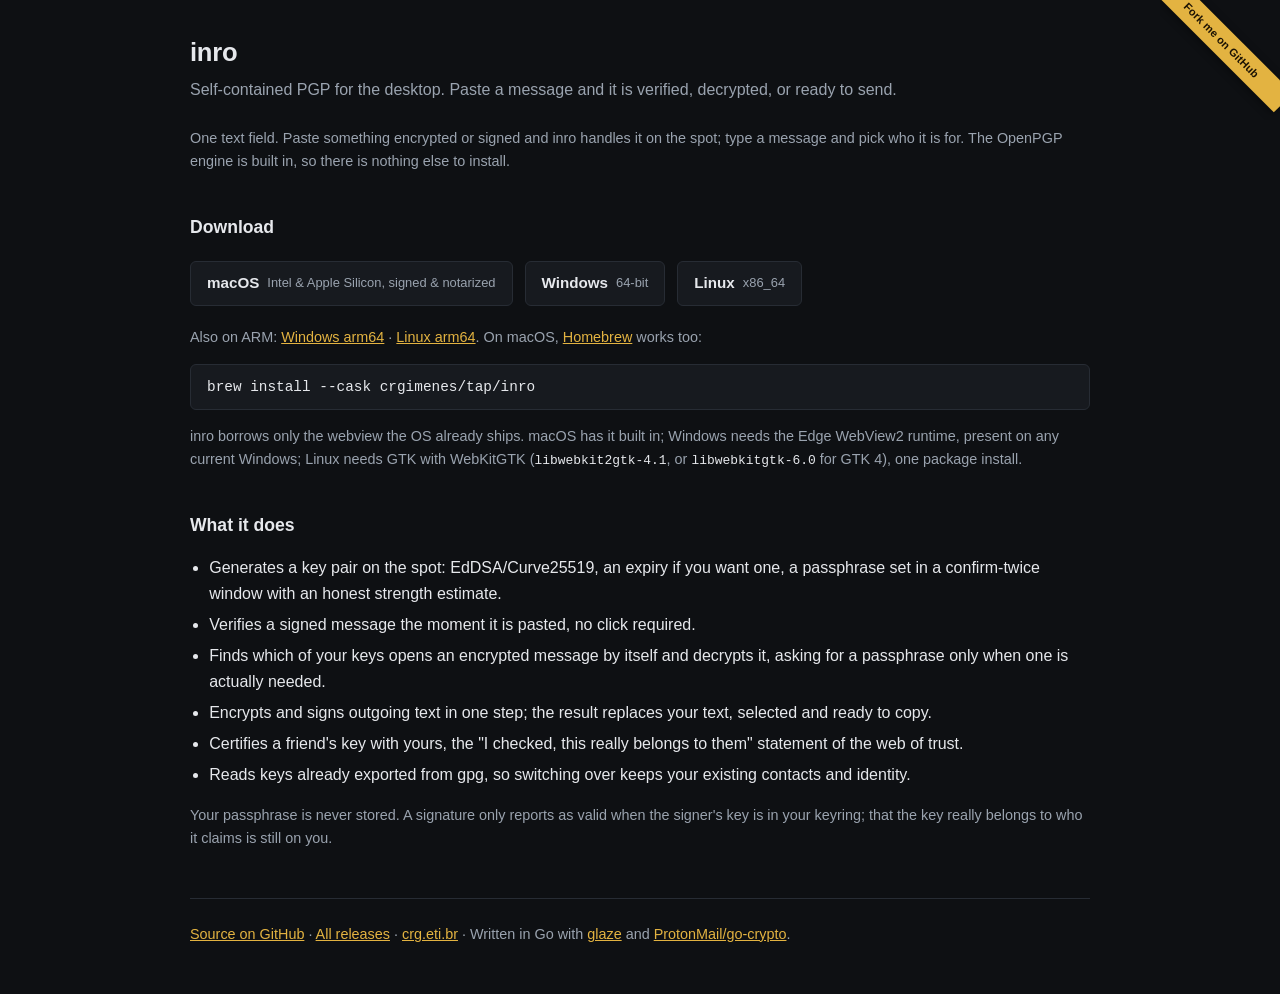
<file: web/index.html>
<!DOCTYPE html>
<html lang="en">
<head>
<meta charset="utf-8">
<meta name="viewport" content="width=device-width, initial-scale=1">
<title>inro — self-contained PGP for the desktop</title>
<meta name="description" content="Encrypt, sign, verify and decrypt messages, and keep the keys of the people you write to. The OpenPGP engine is built in. Nothing else to install; gpg is never needed.">

<meta property="og:title" content="inro — self-contained PGP for the desktop">
<meta property="og:description" content="Encrypt, sign, verify and decrypt messages, and keep the keys of the people you write to. No gpg required.">
<meta property="og:type" content="website">
<meta property="og:url" content="https://crgimenes.github.io/inro/">
<meta property="og:image" content="https://crgimenes.github.io/inro/preview.jpg">
<meta property="og:image:width" content="1200">
<meta property="og:image:height" content="630">
<meta name="twitter:card" content="summary_large_image">

<style>
:root {
  color-scheme: dark;
  --bg: #0e1013;
  --panel: #171a1f;
  --line: #272c34;
  --fg: #e6e8ec;
  --dim: #9aa3af;
  --accent: #e3b341;
}
* { box-sizing: border-box; }
body {
  margin: 0;
  padding: 2rem 1rem 3rem;
  background: var(--bg);
  color: var(--fg);
  font: 16px/1.6 -apple-system, BlinkMacSystemFont, "Segoe UI", Roboto, Helvetica, Arial, sans-serif;
}
/* Corner ribbon, drawn rather than fetched so the page needs nothing from the
   network at all. Same construction as kutta's: a clipped square with a wide
   band rotated across it. */
.ribbon {
  position: absolute;
  top: 0;
  right: 0;
  width: 120px;
  height: 120px;
  overflow: hidden;
  pointer-events: none;
  z-index: 5;
}
.ribbon a {
  position: absolute;
  top: 27px;
  left: -27px;
  width: 176px;
  padding: 6px 0;
  transform: rotate(45deg);
  background: var(--accent);
  color: #1c1304;
  font: 600 11px/1.4 -apple-system, BlinkMacSystemFont, "Segoe UI", Roboto, Helvetica, Arial, sans-serif;
  letter-spacing: .01em;
  text-align: center;
  text-decoration: none;
  pointer-events: auto;
  box-shadow: 0 2px 8px rgba(0, 0, 0, .45);
}
.ribbon a:hover { background: #f0c866; }
.ribbon a:focus-visible { outline: 2px solid var(--fg); outline-offset: 2px; }

main { max-width: 900px; margin: 0 auto; }
h1 { font-size: 1.6rem; margin: 0 0 .25rem; letter-spacing: -.01em; }
h2 { font-size: 1.1rem; margin: 2.5rem 0 .75rem; }
.tagline { color: var(--dim); margin: 0 0 1.5rem; }
a { color: var(--accent); }
.note { color: var(--dim); font-size: .9rem; margin: .75rem 0 0; }

.downloads {
  display: flex;
  flex-wrap: wrap;
  gap: .75rem;
  margin: 1.25rem 0;
}
.downloads a {
  display: inline-flex;
  align-items: center;
  gap: .5rem;
  padding: .6rem 1rem;
  border: 1px solid var(--line);
  border-radius: 6px;
  color: var(--fg);
  text-decoration: none;
  font-size: .95rem;
  background: var(--panel);
}
.downloads a:hover { border-color: var(--accent); color: var(--accent); }
.downloads a .os { font-weight: 600; }
.downloads a .arch { color: var(--dim); font-size: .85em; }

pre {
  background: var(--panel);
  border: 1px solid var(--line);
  border-radius: 6px;
  padding: .9rem 1rem;
  overflow-x: auto;
  font: .9em ui-monospace, SFMono-Regular, Menlo, monospace;
}
code { font: .9em ui-monospace, SFMono-Regular, Menlo, monospace; color: var(--fg); }
ul.features { padding-left: 1.2rem; }
ul.features li { margin: .35rem 0; }

footer {
  margin-top: 3rem;
  padding-top: 1.5rem;
  border-top: 1px solid var(--line);
  color: var(--dim);
  font-size: .9rem;
}
@media (max-width: 700px) {
  .ribbon { display: none; }
}
@media (max-width: 640px) {
  body { padding: 1rem .75rem 2rem; }
  h1 { font-size: 1.3rem; }
}
</style>
</head>
<body>
<div class="ribbon"><a href="https://github.com/crgimenes/inro">Fork me on GitHub</a></div>
<main>
  <h1>inro</h1>
  <p class="tagline">Self-contained PGP for the desktop. Paste a message and it is verified, decrypted, or ready to send.</p>

  <p class="note">
    One text field. Paste something encrypted or signed and inro handles it on the
    spot; type a message and pick who it is for. The OpenPGP engine is built in,
    so there is nothing else to install.
  </p>

  <h2>Download</h2>
  <div class="downloads">
    <a href="https://github.com/crgimenes/inro/releases/latest/download/inro-darwin-universal.zip">
      <span class="os">macOS</span><span class="arch">Intel &amp; Apple Silicon, signed &amp; notarized</span>
    </a>
    <a href="https://github.com/crgimenes/inro/releases/latest/download/inro-windows-amd64.exe">
      <span class="os">Windows</span><span class="arch">64-bit</span>
    </a>
    <a href="https://github.com/crgimenes/inro/releases/latest/download/inro-linux-amd64.gz">
      <span class="os">Linux</span><span class="arch">x86_64</span>
    </a>
  </div>
  <p class="note">
    Also on ARM: <a href="https://github.com/crgimenes/inro/releases/latest/download/inro-windows-arm64.exe">Windows arm64</a>
    · <a href="https://github.com/crgimenes/inro/releases/latest/download/inro-linux-arm64.gz">Linux arm64</a>.
    On macOS, <a href="https://brew.sh">Homebrew</a> works too:
  </p>
  <pre>brew install --cask crgimenes/tap/inro</pre>
  <p class="note">
    inro borrows only the webview the OS already ships. macOS has it built in;
    Windows needs the Edge WebView2 runtime, present on any current Windows;
    Linux needs GTK with WebKitGTK (<code>libwebkit2gtk-4.1</code>, or
    <code>libwebkitgtk-6.0</code> for GTK 4), one package install.
  </p>

  <h2>What it does</h2>
  <ul class="features">
    <li>Generates a key pair on the spot: EdDSA/Curve25519, an expiry if you want one, a passphrase set in a confirm-twice window with an honest strength estimate.</li>
    <li>Verifies a signed message the moment it is pasted, no click required.</li>
    <li>Finds which of your keys opens an encrypted message by itself and decrypts it, asking for a passphrase only when one is actually needed.</li>
    <li>Encrypts and signs outgoing text in one step; the result replaces your text, selected and ready to copy.</li>
    <li>Certifies a friend's key with yours, the "I checked, this really belongs to them" statement of the web of trust.</li>
    <li>Reads keys already exported from gpg, so switching over keeps your existing contacts and identity.</li>
  </ul>
  <p class="note">
    Your passphrase is never stored. A signature only reports as valid when
    the signer's key is in your keyring; that the key really belongs to who
    it claims is still on you.
  </p>

  <footer>
    <a href="https://github.com/crgimenes/inro">Source on GitHub</a> ·
    <a href="https://github.com/crgimenes/inro/releases">All releases</a> ·
    <a href="https://crg.eti.br">crg.eti.br</a> ·
    Written in Go with <a href="https://github.com/crgimenes/glaze">glaze</a>
    and <a href="https://github.com/ProtonMail/go-crypto">ProtonMail/go-crypto</a>.
  </footer>
</main>
</body>
</html>
</file>
